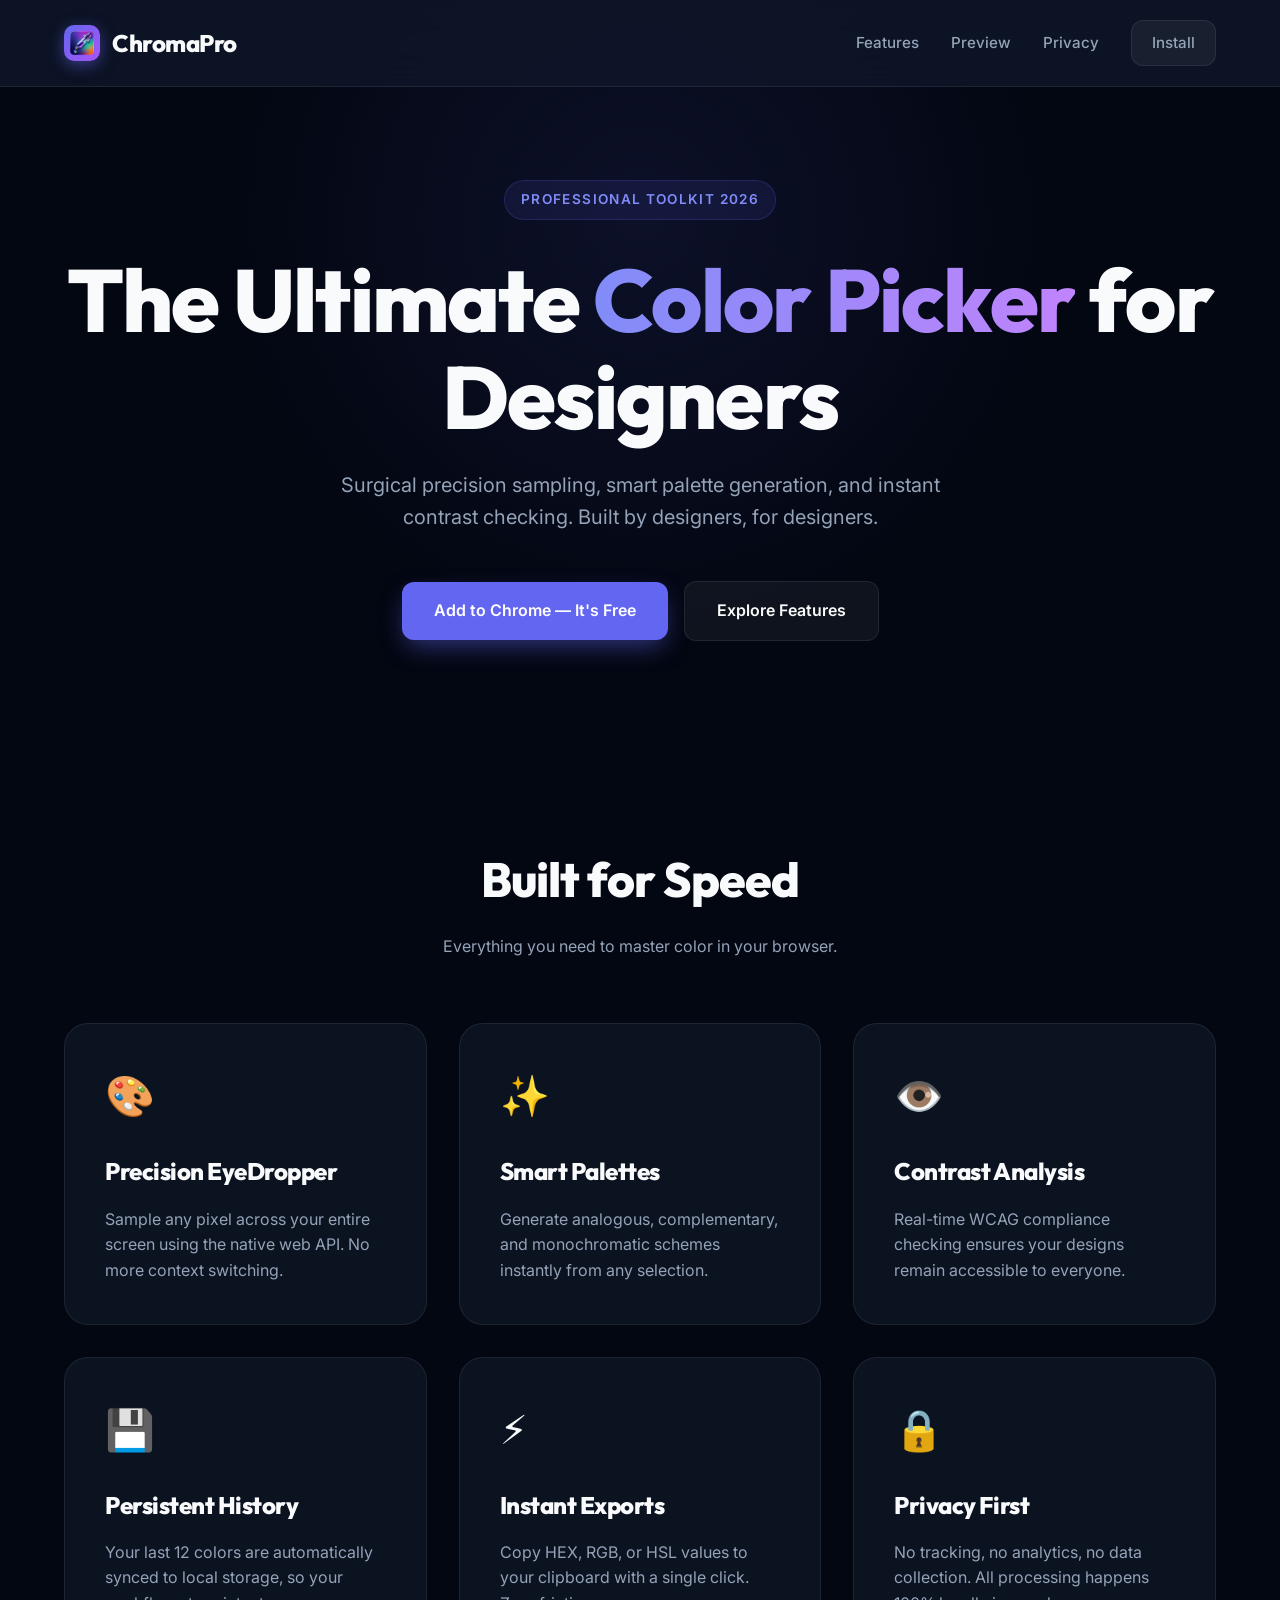
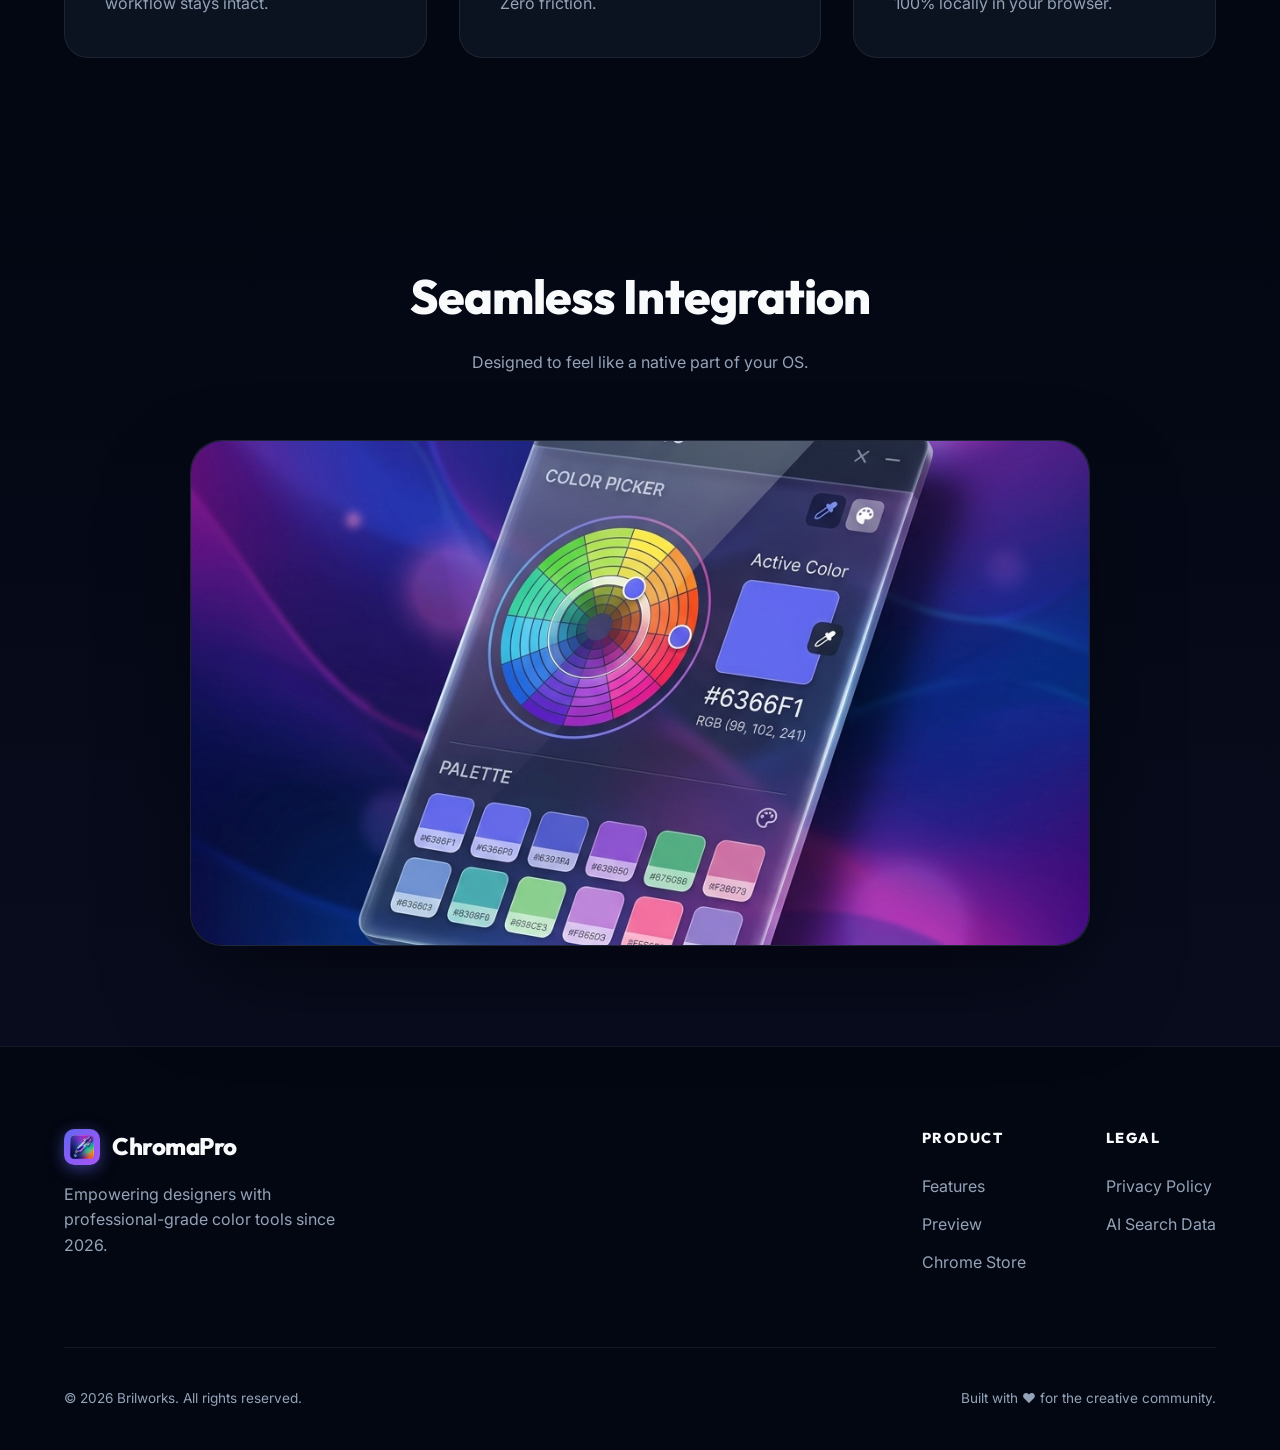
<file: index.html>
<!DOCTYPE html>
<html lang="en">
<head>
  <meta charset="UTF-8">
  <meta name="viewport" content="width=device-width, initial-scale=1.0">
  <title>ChromaPro | The Ultimate Professional Color Picker & Palette Generator</title>
  
  <!-- SEO -->
  <meta name="description" content="ChromaPro is the ultimate color picker extension for designers and developers. Sample colors from any pixel, generate smart palettes, and export CSS variables instantly.">
  <meta name="keywords" content="Color Picker, Chrome Extension, Design Tool, Palette Generator, CSS Color, Hex, RGB, HSL">
  <meta name="author" content="Brilworks">
  <link rel="icon" type="image/png" href="icons/icon16.png" sizes="16x16">
  <link rel="icon" type="image/png" href="icons/icon48.png" sizes="48x48">
  <link rel="apple-touch-icon" href="icons/icon128.png">
  
  <!-- Fonts -->
  <link rel="preconnect" href="https://fonts.googleapis.com">
  <link rel="preconnect" href="https://fonts.gstatic.com" crossorigin>
  <link href="https://fonts.googleapis.com/css2?family=Inter:wght@400;500;600&family=Outfit:wght@600;800&display=swap" rel="stylesheet">
  
  <link rel="stylesheet" href="index.css">
  
  <script type="application/ld+json">
  {
    "@context": "https://schema.org",
    "@type": "SoftwareApplication",
    "name": "ChromaPro",
    "operatingSystem": "ChromeOS, Windows, macOS, Linux",
    "applicationCategory": "DeveloperApplication",
    "description": "Premium color picker extension for professional designers and developers.",
    "url": "https://chromapro.brilworks.com",
    "offers": {
      "@type": "Offer",
      "price": "0",
      "priceCurrency": "USD"
    }
  }
  </script>
</head>
<body>
  <nav class="nav">
    <div class="container">
      <a href="/" class="logo">
        <div class="logo-icon">
          <img src="icons/icon48.png" alt="ChromaPro Icon" style="width: 24px; height: 24px;">
        </div>
        <span>ChromaPro</span>
      </a>
      <div class="nav-links">
        <a href="#features">Features</a>
        <a href="#demo">Preview</a>
        <a href="privacy.html">Privacy</a>
        <a href="https://chrome.google.com/webstore/detail/your-id-here" class="btn btn-secondary" style="padding: 10px 20px;">Install</a>
      </div>
    </div>
  </nav>

  <header class="hero">
    <div class="container animate-up">
      <span class="hero-badge">Professional Toolkit 2026</span>
      <h1>The Ultimate <span class="gradient-text">Color Picker</span> for Designers</h1>
      <p>Surgical precision sampling, smart palette generation, and instant contrast checking. Built by designers, for designers.</p>
      <div class="cta-group">
        <a href="https://chrome.google.com/webstore/detail/your-id-here" class="btn btn-primary">
          Add to Chrome — It's Free
        </a>
        <a href="#features" class="btn btn-secondary">Explore Features</a>
      </div>
    </div>
  </header>

  <section id="features" class="features">
    <div class="container">
      <div class="section-title">
        <h2>Built for Speed</h2>
        <p style="color: var(--secondary)">Everything you need to master color in your browser.</p>
      </div>
      <div class="grid">
        <div class="card">
          <span class="card-icon">🎨</span>
          <h3>Precision EyeDropper</h3>
          <p>Sample any pixel across your entire screen using the native web API. No more context switching.</p>
        </div>
        <div class="card">
          <span class="card-icon">✨</span>
          <h3>Smart Palettes</h3>
          <p>Generate analogous, complementary, and monochromatic schemes instantly from any selection.</p>
        </div>
        <div class="card">
          <span class="card-icon">👁️</span>
          <h3>Contrast Analysis</h3>
          <p>Real-time WCAG compliance checking ensures your designs remain accessible to everyone.</p>
        </div>
        <div class="card">
          <span class="card-icon">💾</span>
          <h3>Persistent History</h3>
          <p>Your last 12 colors are automatically synced to local storage, so your workflow stays intact.</p>
        </div>
        <div class="card">
          <span class="card-icon">⚡</span>
          <h3>Instant Exports</h3>
          <p>Copy HEX, RGB, or HSL values to your clipboard with a single click. Zero friction.</p>
        </div>
        <div class="card">
          <span class="card-icon">🔒</span>
          <h3>Privacy First</h3>
          <p>No tracking, no analytics, no data collection. All processing happens 100% locally in your browser.</p>
        </div>
      </div>
    </div>
  </section>

  <section id="demo" class="preview-section">
    <div class="container">
      <div class="section-title">
        <h2>Seamless Integration</h2>
        <p style="color: var(--secondary)">Designed to feel like a native part of your OS.</p>
      </div>
      <div class="preview-box">
        <img src="screenshot-demo.png" alt="Extension Preview" style="width: 100%; height: 100%; object-fit: cover; border-radius: inherit;">
      </div>
    </div>
  </section>

  <footer>
    <div class="container">
      <div class="footer-content">
        <div class="footer-brand">
          <a href="/" class="logo">
            <div class="logo-icon">
              <img src="icons/icon48.png" alt="ChromaPro Icon" style="width: 24px; height: 24px;">
            </div>
            <span>ChromaPro</span>
          </a>
          <p>Empowering designers with professional-grade color tools since 2026.</p>
        </div>
        <div class="footer-links-grid">
          <div class="footer-col">
            <h4>Product</h4>
            <ul>
              <li><a href="#features">Features</a></li>
              <li><a href="#demo">Preview</a></li>
              <li><a href="https://chrome.google.com/webstore/detail/your-id-here">Chrome Store</a></li>
            </ul>
          </div>
          <div class="footer-col">
            <h4>Legal</h4>
            <ul>
              <li><a href="privacy.html">Privacy Policy</a></li>
              <li><a href="llms.txt">AI Search Data</a></li>
            </ul>
          </div>
        </div>
      </div>
      <div class="footer-bottom">
        <p>&copy; 2026 Brilworks. All rights reserved.</p>
        <p>Built with &hearts; for the creative community.</p>
      </div>
    </div>
  </footer>
</body>
</html>
</file>
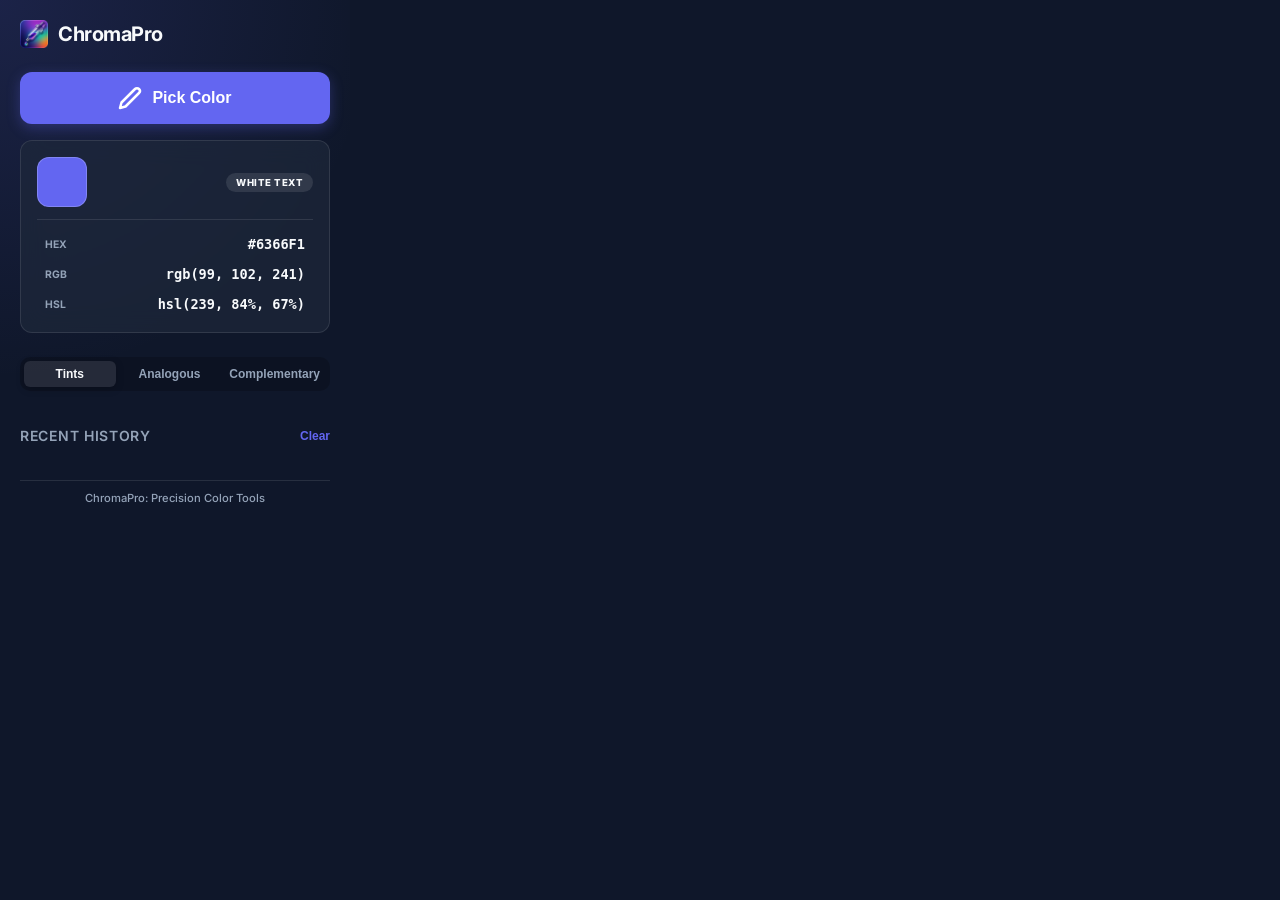
<file: popup.html>
<!DOCTYPE html>
<html lang="en">
<head>
  <meta charset="UTF-8">
  <meta name="viewport" content="width=device-width, initial-scale=1.0">
  <title>ChromaPro Color Picker</title>
  <link rel="preconnect" href="https://fonts.googleapis.com">
  <link rel="preconnect" href="https://fonts.gstatic.com" crossorigin>
  <link href="https://fonts.googleapis.com/css2?family=Inter:wght@400;500;600;700&display=swap" rel="stylesheet">
  <link rel="stylesheet" href="popup.css">
</head>
<body>
  <div class="app-container">
    <header>
      <div class="logo">
        <img src="icons/icon128.png" alt="ChromaPro Logo" class="logo-img">
        <h1>ChromaPro</h1>
      </div>
    </header>

    <main>
      <div class="picker-section">
        <button id="pickBtn" class="primary-btn">
          <svg viewBox="0 0 24 24" width="24" height="24" fill="none" stroke="currentColor" stroke-width="2.5" stroke-linecap="round" stroke-linejoin="round"><path d="M17 3a2.828 2.828 0 1 1 4 4L7.5 20.5 2 22l1.5-5.5L17 3z"></path></svg>
          Pick Color
        </button>
        <div class="current-color-card" id="colorDisplay">
          <div class="card-top">
            <div class="color-preview" id="colorPreview"></div>
            <div class="accessibility-badge" id="contrastBadge">White Text</div>
          </div>
          
          <div class="color-info">
            <div class="value-row" data-type="hex">
              <span class="label">HEX</span>
              <span class="value" id="hexText">#6366F1</span>
            </div>
            <div class="value-row" data-type="rgb">
              <span class="label">RGB</span>
              <span class="value" id="rgbText">rgb(99, 102, 241)</span>
            </div>
            <div class="value-row" data-type="hsl">
              <span class="label">HSL</span>
              <span class="value" id="hslText">hsl(239, 84%, 67%)</span>
            </div>
          </div>
        </div>
      </div>

      <div id="toast" class="toast">Copied to clipboard!</div>

      <section class="palette-section">
        <div class="tabs">
          <button class="tab-btn active" data-mode="tints">Tints</button>
          <button class="tab-btn" data-mode="analogous">Analogous</button>
          <button class="tab-btn" data-mode="complementary">Complementary</button>
        </div>
        <div class="palette-grid" id="paletteGrid">
          <!-- Generated palette will be injected here -->
        </div>
      </section>

      <section class="history-section">
        <div class="section-header">
          <h2>Recent History</h2>
          <button id="clearHistory" class="text-btn">Clear</button>
        </div>
        <div class="history-grid" id="historyGrid">
          <!-- History items will be injected here -->
        </div>
      </section>
    </main>

    <footer>
      <p>ChromaPro: Precision Color Tools</p>
    </footer>
  </div>
  <script src="popup.js"></script>
</body>
</html>
</file>
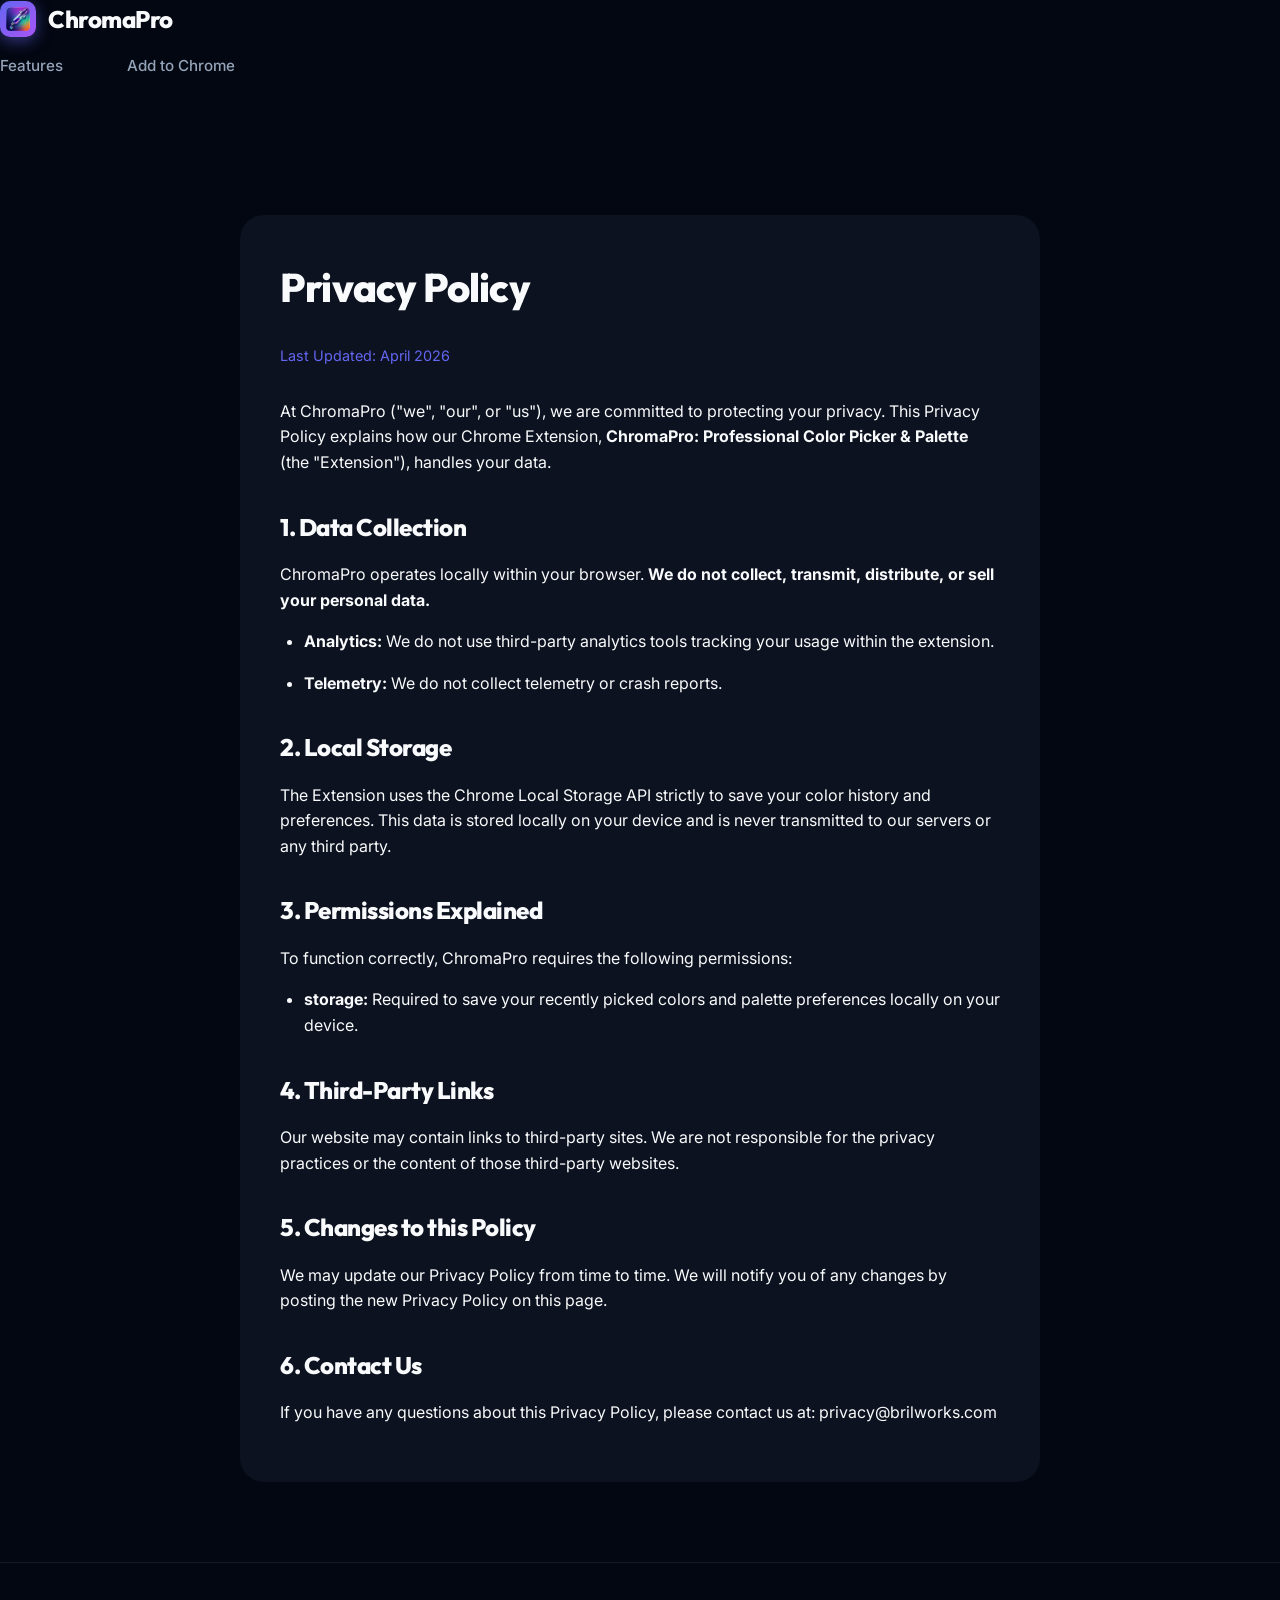
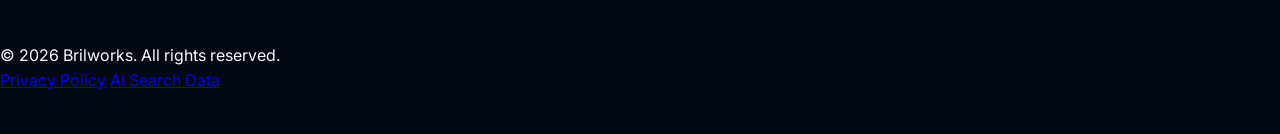
<file: privacy.html>
<!DOCTYPE html>
<html lang="en">
<head>
  <meta charset="UTF-8">
  <meta name="viewport" content="width=device-width, initial-scale=1.0">
  <title>Privacy Policy - ChromaPro</title>
  <link rel="icon" type="image/png" href="icons/icon16.png" sizes="16x16">
  <link rel="icon" type="image/png" href="icons/icon48.png" sizes="48x48">
  <link rel="apple-touch-icon" href="icons/icon128.png">
  <meta name="description" content="Privacy Policy for ChromaPro Chrome Extension. We respect your privacy and do not collect personal data.">
  <link rel="preconnect" href="https://fonts.googleapis.com">
  <link rel="preconnect" href="https://fonts.gstatic.com" crossorigin>
  <link href="https://fonts.googleapis.com/css2?family=Inter:wght@400;500;600;800&family=Outfit:wght@600;800&display=swap" rel="stylesheet">
  <link rel="stylesheet" href="index.css">
  <style>
    .legal-content {
      max-width: 800px;
      margin: 120px auto 80px;
      padding: 40px;
      background: var(--card-bg);
      border: 1px solid var(--border-color);
      border-radius: 24px;
    }
    .legal-content h1 {
      font-size: 2.5rem;
      margin-bottom: 24px;
      color: var(--text-primary);
    }
    .legal-content h2 {
      font-size: 1.5rem;
      margin-top: 32px;
      margin-bottom: 16px;
      color: var(--text-primary);
    }
    .legal-content p, .legal-content li {
      color: var(--text-secondary);
      margin-bottom: 16px;
    }
    .legal-content ul {
      margin-left: 24px;
      margin-bottom: 24px;
    }
    .last-updated {
      font-size: 0.9rem;
      color: var(--accent);
      margin-bottom: 32px;
      display: inline-block;
    }
  </style>
</head>
<body>
  <nav class="navbar">
    <a href="/" class="logo" style="text-decoration: none; color: inherit;">
      <div class="logo-icon">
        <img src="icons/icon48.png" alt="ChromaPro Icon" style="width: 24px; height: 24px;">
      </div>
      <span>ChromaPro</span>
    </a>
    <div class="nav-links">
      <a href="/#features">Features</a>
      <a href="https://chrome.google.com/webstore/detail/your-id-here" class="btn btn-nav">Add to Chrome</a>
    </div>
  </nav>

  <main class="legal-content">
    <h1>Privacy Policy</h1>
    <span class="last-updated">Last Updated: April 2026</span>

    <p>At ChromaPro ("we", "our", or "us"), we are committed to protecting your privacy. This Privacy Policy explains how our Chrome Extension, <strong>ChromaPro: Professional Color Picker & Palette</strong> (the "Extension"), handles your data.</p>

    <h2>1. Data Collection</h2>
    <p>ChromaPro operates locally within your browser. <strong>We do not collect, transmit, distribute, or sell your personal data.</strong></p>
    <ul>
      <li><strong>Analytics:</strong> We do not use third-party analytics tools tracking your usage within the extension.</li>
      <li><strong>Telemetry:</strong> We do not collect telemetry or crash reports.</li>
    </ul>

    <h2>2. Local Storage</h2>
    <p>The Extension uses the Chrome Local Storage API strictly to save your color history and preferences. This data is stored locally on your device and is never transmitted to our servers or any third party.</p>

    <h2>3. Permissions Explained</h2>
    <p>To function correctly, ChromaPro requires the following permissions:</p>
    <ul>
      <li><strong>storage:</strong> Required to save your recently picked colors and palette preferences locally on your device.</li>
    </ul>

    <h2>4. Third-Party Links</h2>
    <p>Our website may contain links to third-party sites. We are not responsible for the privacy practices or the content of those third-party websites.</p>

    <h2>5. Changes to this Policy</h2>
    <p>We may update our Privacy Policy from time to time. We will notify you of any changes by posting the new Privacy Policy on this page.</p>

    <h2>6. Contact Us</h2>
    <p>If you have any questions about this Privacy Policy, please contact us at: privacy@brilworks.com</p>
  </main>

  <footer class="site-footer">
    <p>&copy; 2026 Brilworks. All rights reserved.</p>
    <div class="footer-links">
      <a href="privacy.html">Privacy Policy</a>
      <a href="llms.txt">AI Search Data</a>
    </div>
  </footer>
</body>
</html>
</file>
<file: index.css>
:root {
  --bg: #030712;
  --fg: #f9fafb;
  --accent: #6366f1;
  --accent-glow: rgba(99, 102, 241, 0.5);
  --secondary: #94a3b8;
  --card-bg: rgba(17, 24, 39, 0.7);
  --border: rgba(255, 255, 255, 0.08);
  --gradient-1: linear-gradient(135deg, #6366f1 0%, #a855f7 100%);
  --gradient-2: linear-gradient(to right, #818cf8, #c084fc);
  --glass: rgba(15, 23, 42, 0.8);
}

* {
  margin: 0;
  padding: 0;
  box-sizing: border-box;
}

body {
  font-family: 'Inter', system-ui, sans-serif;
  background-color: var(--bg);
  color: var(--fg);
  line-height: 1.6;
  overflow-x: hidden;
  -webkit-font-smoothing: antialiased;
}

h1, h2, h3, h4, .logo {
  font-family: 'Outfit', sans-serif;
  font-weight: 800;
  letter-spacing: -0.02em;
}

/* Animations */
@keyframes float {
  0% { transform: translateY(0px); }
  50% { transform: translateY(-10px); }
  100% { transform: translateY(0px); }
}

@keyframes pulse-glow {
  0% { box-shadow: 0 0 0 0 rgba(99, 102, 241, 0.4); }
  70% { box-shadow: 0 0 0 15px rgba(99, 102, 241, 0); }
  100% { box-shadow: 0 0 0 0 rgba(99, 102, 241, 0); }
}

@keyframes fade-in-up {
  from { opacity: 0; transform: translateY(30px); }
  to { opacity: 1; transform: translateY(0); }
}

.animate-up {
  animation: fade-in-up 0.8s cubic-bezier(0.16, 1, 0.3, 1) forwards;
}

/* Layout Elements */
.container {
  max-width: 1200px;
  margin: 0 auto;
  padding: 0 24px;
}

/* Navbar */
.nav {
  position: fixed;
  top: 0;
  width: 100%;
  padding: 20px 0;
  background: var(--glass);
  backdrop-filter: blur(20px);
  z-index: 1000;
  border-bottom: 1px solid var(--border);
}

.nav .container {
  display: flex;
  justify-content: space-between;
  align-items: center;
}

.logo {
  display: flex;
  align-items: center;
  gap: 12px;
  font-size: 1.5rem;
  color: var(--fg);
  text-decoration: none;
}

.logo-icon {
  width: 36px;
  height: 36px;
  border-radius: 10px;
  background: var(--gradient-1);
  display: flex;
  align-items: center;
  justify-content: center;
  box-shadow: 0 4px 15px var(--accent-glow);
  overflow: hidden;
}

.nav-links {
  display: flex;
  gap: 32px;
  align-items: center;
}

.nav-links a {
  color: var(--secondary);
  text-decoration: none;
  font-weight: 500;
  font-size: 0.95rem;
  transition: color 0.3s;
}

.nav-links a:hover {
  color: var(--fg);
}

/* Hero */
.hero {
  padding: 180px 0 100px;
  text-align: center;
  position: relative;
  background: radial-gradient(circle at 50% 30%, rgba(99, 102, 241, 0.1) 0%, transparent 50%);
}

.hero-badge {
  display: inline-block;
  padding: 8px 16px;
  background: rgba(99, 102, 241, 0.1);
  border: 1px solid rgba(99, 102, 241, 0.2);
  color: #818cf8;
  border-radius: 100px;
  font-size: 0.85rem;
  font-weight: 600;
  margin-bottom: 32px;
  text-transform: uppercase;
  letter-spacing: 0.1em;
}

.hero h1 {
  font-size: clamp(3rem, 10vw, 5.5rem);
  line-height: 1.1;
  margin-bottom: 24px;
}

.gradient-text {
  background: var(--gradient-2);
  -webkit-background-clip: text;
  -webkit-text-fill-color: transparent;
}

.hero p {
  font-size: 1.25rem;
  color: var(--secondary);
  max-width: 650px;
  margin: 0 auto 48px;
}

.cta-group {
  display: flex;
  gap: 16px;
  justify-content: center;
  align-items: center;
}

.btn {
  padding: 16px 32px;
  border-radius: 12px;
  font-weight: 600;
  text-decoration: none;
  transition: all 0.3s cubic-bezier(0.4, 0, 0.2, 1);
  display: inline-flex;
  align-items: center;
  gap: 8px;
}

.btn-primary {
  background: var(--accent);
  color: white;
  box-shadow: 0 10px 25px -5px var(--accent-glow);
}

.btn-primary:hover {
  transform: translateY(-2px);
  box-shadow: 0 20px 35px -10px var(--accent-glow);
}

.btn-secondary {
  background: rgba(255, 255, 255, 0.05);
  color: var(--fg);
  border: 1px solid var(--border);
}

.btn-secondary:hover {
  background: rgba(255, 255, 255, 0.1);
}

/* Features */
.features {
  padding: 100px 0;
}

.section-title {
  text-align: center;
  margin-bottom: 64px;
}

.section-title h2 {
  font-size: 3rem;
  margin-bottom: 16px;
}

.grid {
  display: grid;
  grid-template-columns: repeat(auto-fit, minmax(320px, 1fr));
  gap: 32px;
}

.card {
  background: var(--card-bg);
  border: 1px solid var(--border);
  padding: 40px;
  border-radius: 24px;
  transition: all 0.3s;
  position: relative;
  overflow: hidden;
}

.card::before {
  content: '';
  position: absolute;
  top: 0;
  left: 0;
  right: 0;
  height: 2px;
  background: var(--gradient-1);
  opacity: 0;
  transition: opacity 0.3s;
}

.card:hover {
  transform: translateY(-8px);
  border-color: rgba(99, 102, 241, 0.3);
}

.card:hover::before {
  opacity: 1;
}

.card-icon {
  font-size: 2.5rem;
  margin-bottom: 24px;
  display: block;
}

.card h3 {
  font-size: 1.5rem;
  margin-bottom: 16px;
}

.card p {
  color: var(--secondary);
}

/* Interactive Preview */
.preview-section {
  padding: 100px 0;
  background: linear-gradient(180deg, transparent, rgba(99, 102, 241, 0.05));
}

.preview-box {
  width: 100%;
  max-width: 900px;
  margin: 0 auto;
  border-radius: 32px;
  background: var(--glass);
  border: 1px solid var(--border);
  box-shadow: 0 40px 100px -20px rgba(0, 0, 0, 0.5);
  aspect-ratio: 16/9;
  display: flex;
  align-items: center;
  justify-content: center;
  position: relative;
}

.preview-placeholder {
  color: var(--secondary);
  font-style: italic;
}

/* Footer */
footer {
  padding: 80px 0 40px;
  border-top: 1px solid var(--border);
}

.footer-content {
  display: flex;
  justify-content: space-between;
  align-items: flex-start;
  margin-bottom: 60px;
}

.footer-brand p {
  color: var(--secondary);
  max-width: 300px;
  margin-top: 16px;
}

.footer-links-grid {
  display: flex;
  gap: 80px;
}

.footer-col h4 {
  margin-bottom: 24px;
  font-size: 0.9rem;
  text-transform: uppercase;
  letter-spacing: 0.1em;
  color: var(--fg);
}

.footer-col ul {
  list-style: none;
}

.footer-col ul li {
  margin-bottom: 12px;
}

.footer-col ul li a {
  color: var(--secondary);
  text-decoration: none;
  transition: color 0.3s;
}

.footer-col ul li a:hover {
  color: var(--accent);
}

.footer-bottom {
  display: flex;
  justify-content: space-between;
  color: var(--secondary);
  font-size: 0.85rem;
  padding-top: 40px;
  border-top: 1px solid var(--border);
}

@media (max-width: 768px) {
  .nav-links { display: none; }
  .footer-content { flex-direction: column; gap: 40px; }
  .footer-links-grid { gap: 40px; }
  .hero h1 { font-size: 3.5rem; }
  .grid { grid-template-columns: 1fr; }
}
</file>
<file: popup.css>
:root {
  --primary: #6366f1;
  --primary-hover: #4f46e5;
  --bg-dark: #0f172a;
  --card-bg: rgba(30, 41, 59, 0.7);
  --text-main: #f8fafc;
  --text-muted: #94a3b8;
  --glass-border: rgba(255, 255, 255, 0.1);
  --radius: 12px;
}

* {
  margin: 0;
  padding: 0;
  box-sizing: border-box;
}

body {
  font-family: 'Inter', sans-serif;
  background-color: var(--bg-dark);
  color: var(--text-main);
  width: 350px;
  min-height: 450px;
  overflow-x: hidden;
}

.app-container {
  padding: 20px;
  background: radial-gradient(circle at top left, rgba(99, 102, 241, 0.15), transparent 60%);
  animation: fadeIn 0.4s ease-out;
}

header {
  display: flex;
  justify-content: space-between;
  align-items: center;
  margin-bottom: 24px;
}

.logo {
  display: flex;
  align-items: center;
  gap: 10px;
}

.logo-img {
  width: 28px;
  height: 28px;
  object-fit: contain;
  display: block;
}

h1 {
  font-size: 1.25rem;
  font-weight: 700;
  letter-spacing: -0.025em;
}

.picker-section {
  display: flex;
  flex-direction: column;
  gap: 16px;
  margin-bottom: 24px;
}

.primary-btn {
  background: var(--primary);
  color: white;
  border: none;
  padding: 14px;
  border-radius: var(--radius);
  font-weight: 600;
  font-size: 1rem;
  display: flex;
  align-items: center;
  justify-content: center;
  gap: 10px;
  cursor: pointer;
  transition: all 0.2s cubic-bezier(0.4, 0, 0.2, 1);
  box-shadow: 0 4px 14px rgba(99, 102, 241, 0.3);
}

.primary-btn:hover {
  background: var(--primary-hover);
  transform: translateY(-1px);
  box-shadow: 0 6px 20px rgba(99, 102, 241, 0.4);
}

.current-color-card {
  background: var(--card-bg);
  backdrop-filter: blur(12px);
  border: 1px solid var(--glass-border);
  border-radius: var(--radius);
  padding: 16px;
  display: flex;
  flex-direction: column;
  gap: 12px;
  position: relative;
}

.card-top {
  display: flex;
  align-items: center;
  justify-content: space-between;
  width: 100%;
}

.color-preview {
  width: 50px;
  height: 50px;
  border-radius: 12px;
  background-color: var(--primary);
  box-shadow: inset 0 0 0 1px rgba(255, 255, 255, 0.2);
  flex-shrink: 0;
}

.accessibility-badge {
  padding: 4px 10px;
  border-radius: 20px;
  font-size: 0.6rem;
  font-weight: 800;
  text-transform: uppercase;
  background: rgba(255, 255, 255, 0.1);
  letter-spacing: 0.05em;
  white-space: nowrap;
}

.color-info {
  display: flex;
  flex-direction: column;
  gap: 6px;
  width: 100%;
  border-top: 1px solid var(--glass-border);
  padding-top: 12px;
}

.value-row {
  display: flex;
  justify-content: space-between;
  align-items: center;
  font-family: 'Inter', sans-serif;
  cursor: pointer;
  padding: 4px 8px;
  border-radius: 6px;
  transition: background 0.2s;
}

.value-row:hover {
  background: rgba(255, 255, 255, 0.05);
}

.value-row .label {
  font-size: 0.65rem;
  font-weight: 700;
  color: var(--text-muted);
}

.value-row .value {
  font-size: 0.85rem;
  font-weight: 600;
  font-family: 'Monaco', monospace;
}

.tabs {
  display: flex;
  gap: 8px;
  margin-bottom: 12px;
  background: rgba(0,0,0,0.2);
  padding: 4px;
  border-radius: 10px;
}

.tab-btn {
  flex: 1;
  background: none;
  border: none;
  color: var(--text-muted);
  font-size: 0.75rem;
  font-weight: 600;
  padding: 6px;
  border-radius: 6px;
  cursor: pointer;
  transition: all 0.2s;
}

.tab-btn.active {
  background: rgba(255, 255, 255, 0.1);
  color: var(--text-main);
  box-shadow: 0 2px 8px rgba(0,0,0,0.2);
}

.toast {
  position: fixed;
  bottom: 20px;
  left: 50%;
  transform: translateX(-50%) translateY(100px);
  background: #22c55e;
  color: white;
  padding: 10px 20px;
  border-radius: 30px;
  font-size: 0.85rem;
  font-weight: 600;
  z-index: 1000;
  transition: transform 0.3s cubic-bezier(0.175, 0.885, 0.32, 1.275);
  box-shadow: 0 10px 20px rgba(0,0,0,0.3);
}

.toast.show {
  transform: translateX(-50%) translateY(0);
}

.section-header {
  display: flex;
  justify-content: space-between;
  align-items: center;
  margin-bottom: 12px;
}

.section-header h2 {
  font-size: 0.875rem;
  text-transform: uppercase;
  letter-spacing: 0.05em;
  color: var(--text-muted);
  font-weight: 600;
}

.text-btn {
  background: none;
  border: none;
  color: var(--primary);
  font-size: 0.75rem;
  font-weight: 600;
  cursor: pointer;
}

.history-grid, .palette-grid {
  display: grid;
  grid-template-columns: repeat(6, 1fr);
  gap: 8px;
  margin-bottom: 24px;
}

.history-item, .palette-item {
  aspect-ratio: 1;
  border-radius: 8px;
  cursor: pointer;
  transition: transform 0.2s, box-shadow 0.2s;
  box-shadow: inset 0 0 0 1px rgba(255, 255, 255, 0.1);
}

.history-item:hover, .palette-item:hover {
  transform: scale(1.1);
  box-shadow: 0 4px 12px rgba(0,0,0,0.3);
}

footer {
  text-align: center;
  padding-top: 10px;
  border-top: 1px solid var(--glass-border);
}

footer p {
  font-size: 0.7rem;
  color: var(--text-muted);
  font-weight: 500;
}

@keyframes fadeIn {
  from { opacity: 0; transform: translateY(10px); }
  to { opacity: 1; transform: translateY(0); }
}
</file>
